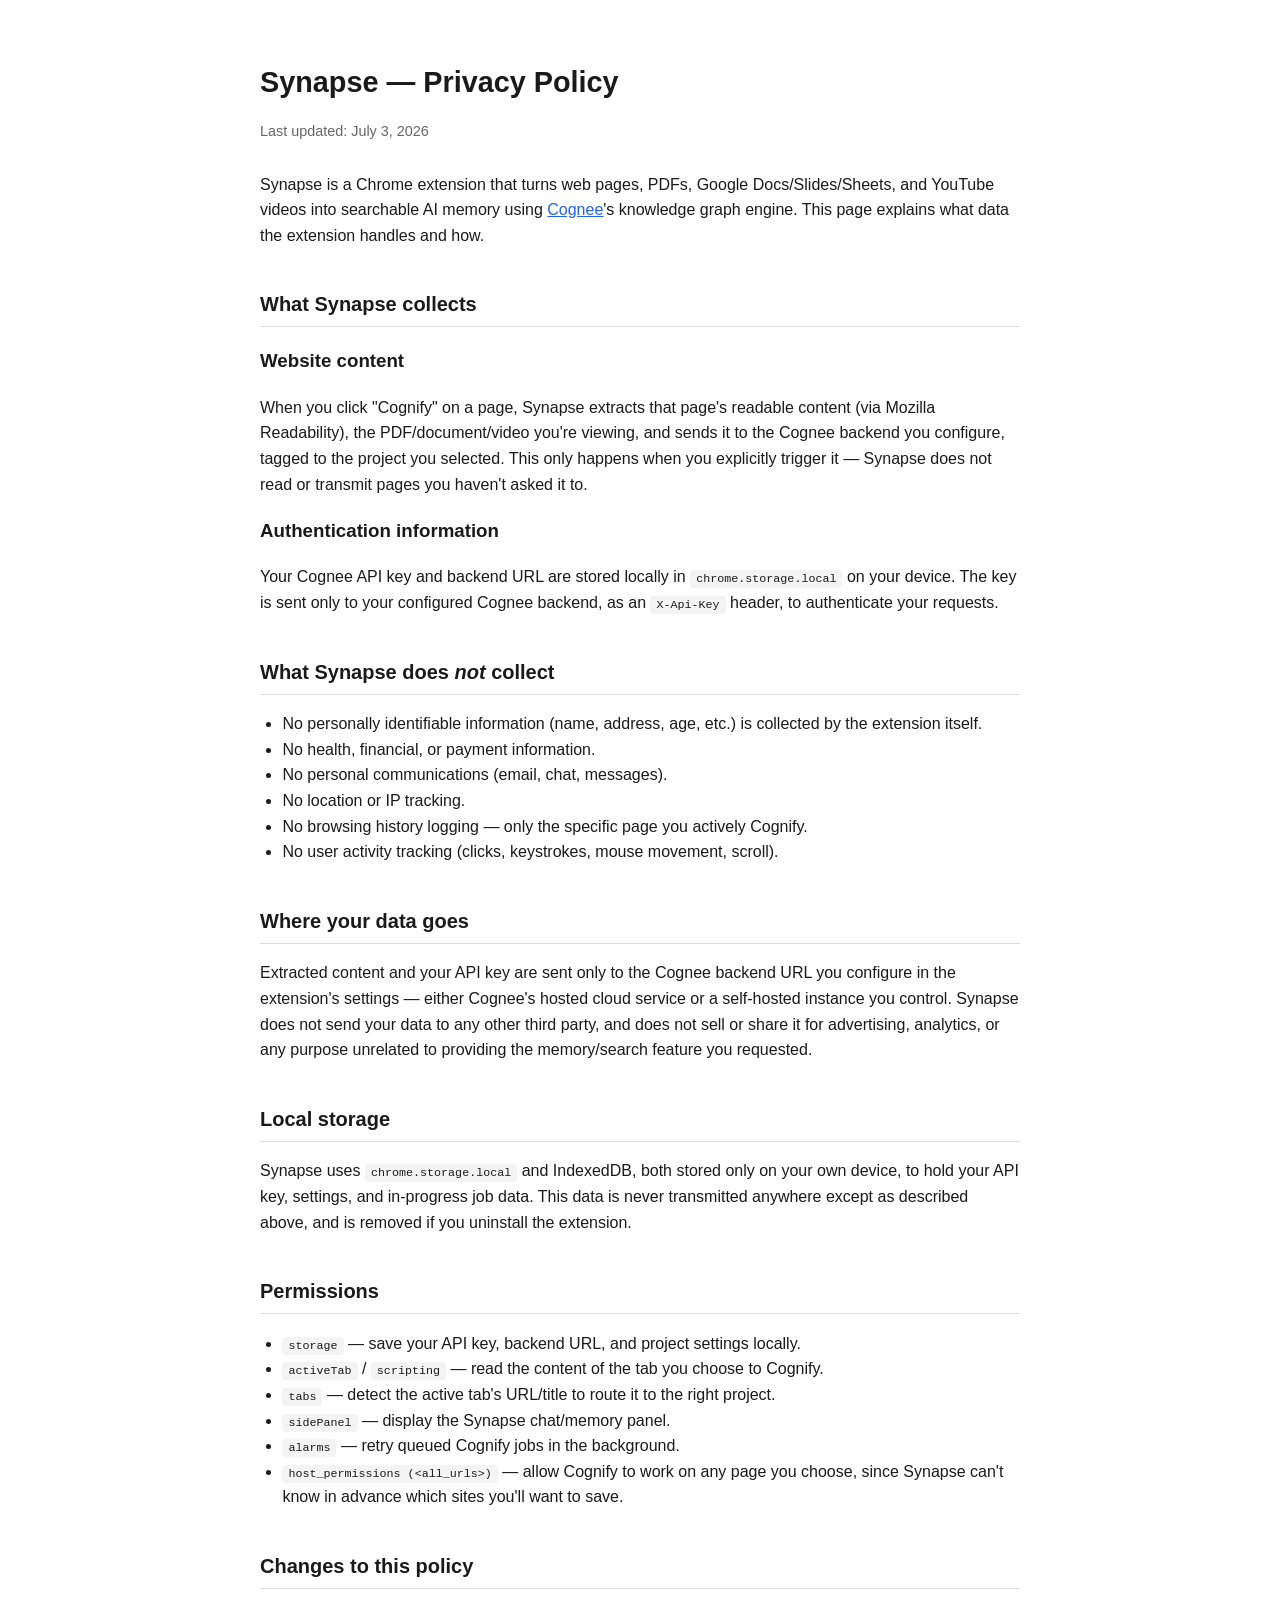
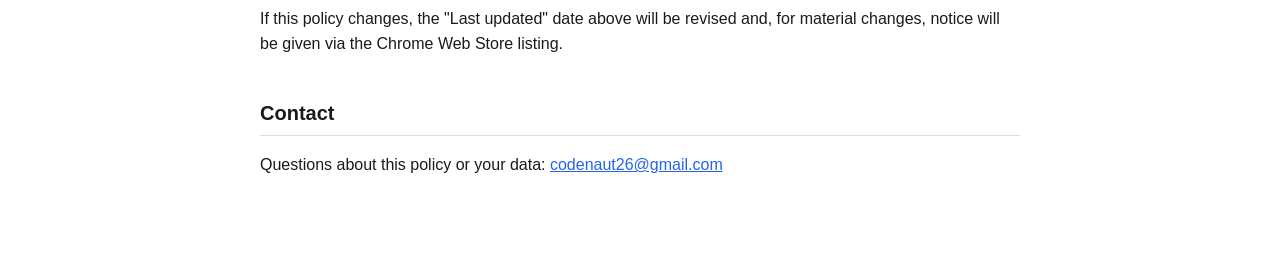
<file: privacy/index.html>
<!DOCTYPE html>
<html lang="en">
<head>
<meta charset="UTF-8">
<meta name="viewport" content="width=device-width, initial-scale=1.0">
<title>Synapse — Privacy Policy</title>
<style>
  body {
    font-family: -apple-system, BlinkMacSystemFont, "Segoe UI", Roboto, Helvetica, Arial, sans-serif;
    max-width: 760px;
    margin: 0 auto;
    padding: 40px 20px 80px;
    line-height: 1.6;
    color: #1a1a1a;
  }
  h1 { font-size: 1.8em; margin-bottom: 0.2em; }
  h2 { font-size: 1.25em; margin-top: 2em; border-bottom: 1px solid #ddd; padding-bottom: 0.3em; }
  .updated { color: #666; font-size: 0.9em; margin-bottom: 2em; }
  ul { padding-left: 1.4em; }
  code { background: #f4f4f4; padding: 2px 6px; border-radius: 4px; font-size: 0.9em; }
  a { color: #2563eb; }
  @media (prefers-color-scheme: dark) {
    body { background: #111; color: #e4e4e4; }
    h2 { border-bottom-color: #333; }
    code { background: #222; color: #e4e4e4; }
    .updated { color: #999; }
  }
</style>
</head>
<body>

<h1>Synapse — Privacy Policy</h1>
<p class="updated">Last updated: July 3, 2026</p>

<p>Synapse is a Chrome extension that turns web pages, PDFs, Google Docs/Slides/Sheets, and YouTube videos into searchable AI memory using <a href="https://www.cognee.ai/" target="_blank" rel="noopener">Cognee</a>'s knowledge graph engine. This page explains what data the extension handles and how.</p>

<h2>What Synapse collects</h2>

<h3>Website content</h3>
<p>When you click "Cognify" on a page, Synapse extracts that page's readable content (via Mozilla Readability), the PDF/document/video you're viewing, and sends it to the Cognee backend you configure, tagged to the project you selected. This only happens when you explicitly trigger it — Synapse does not read or transmit pages you haven't asked it to.</p>

<h3>Authentication information</h3>
<p>Your Cognee API key and backend URL are stored locally in <code>chrome.storage.local</code> on your device. The key is sent only to your configured Cognee backend, as an <code>X-Api-Key</code> header, to authenticate your requests.</p>

<h2>What Synapse does <em>not</em> collect</h2>
<ul>
  <li>No personally identifiable information (name, address, age, etc.) is collected by the extension itself.</li>
  <li>No health, financial, or payment information.</li>
  <li>No personal communications (email, chat, messages).</li>
  <li>No location or IP tracking.</li>
  <li>No browsing history logging — only the specific page you actively Cognify.</li>
  <li>No user activity tracking (clicks, keystrokes, mouse movement, scroll).</li>
</ul>

<h2>Where your data goes</h2>
<p>Extracted content and your API key are sent only to the Cognee backend URL you configure in the extension's settings — either Cognee's hosted cloud service or a self-hosted instance you control. Synapse does not send your data to any other third party, and does not sell or share it for advertising, analytics, or any purpose unrelated to providing the memory/search feature you requested.</p>

<h2>Local storage</h2>
<p>Synapse uses <code>chrome.storage.local</code> and IndexedDB, both stored only on your own device, to hold your API key, settings, and in-progress job data. This data is never transmitted anywhere except as described above, and is removed if you uninstall the extension.</p>

<h2>Permissions</h2>
<ul>
  <li><code>storage</code> — save your API key, backend URL, and project settings locally.</li>
  <li><code>activeTab</code> / <code>scripting</code> — read the content of the tab you choose to Cognify.</li>
  <li><code>tabs</code> — detect the active tab's URL/title to route it to the right project.</li>
  <li><code>sidePanel</code> — display the Synapse chat/memory panel.</li>
  <li><code>alarms</code> — retry queued Cognify jobs in the background.</li>
  <li><code>host_permissions (&lt;all_urls&gt;)</code> — allow Cognify to work on any page you choose, since Synapse can't know in advance which sites you'll want to save.</li>
</ul>

<h2>Changes to this policy</h2>
<p>If this policy changes, the "Last updated" date above will be revised and, for material changes, notice will be given via the Chrome Web Store listing.</p>

<h2>Contact</h2>
<p>Questions about this policy or your data: <a href="mailto:codenaut26@gmail.com">codenaut26@gmail.com</a></p>

</body>
</html>
</file>
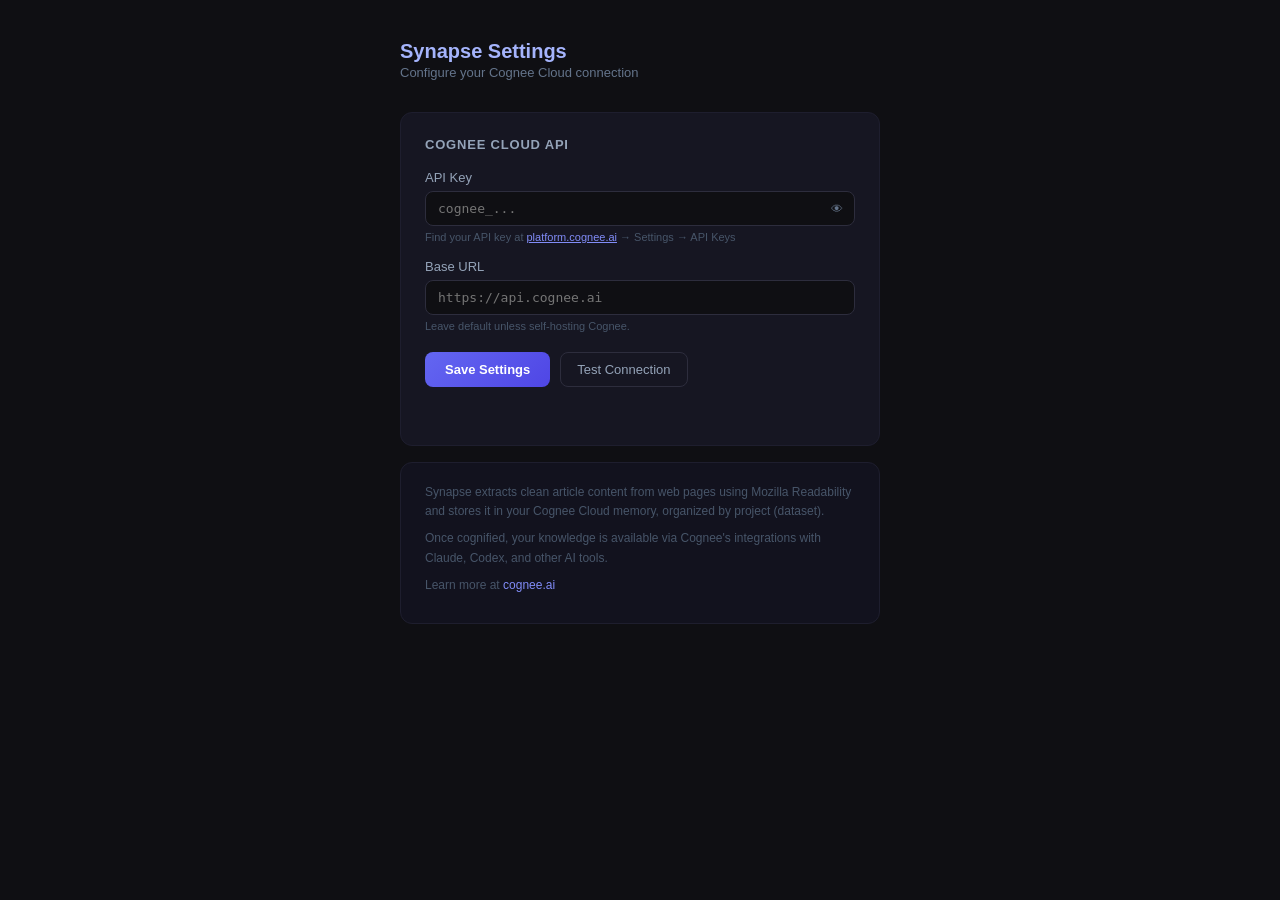
<file: options/options.html>
<!DOCTYPE html>
<html lang="en">
<head>
  <meta charset="UTF-8">
  <meta name="viewport" content="width=device-width, initial-scale=1.0">
  <title>Synapse — Settings</title>
  <style>
    * { box-sizing: border-box; margin: 0; padding: 0; }

    body {
      font-family: -apple-system, BlinkMacSystemFont, 'Segoe UI', sans-serif;
      background: #0f0f13;
      color: #e2e8f0;
      min-height: 100vh;
      display: flex;
      align-items: flex-start;
      justify-content: center;
      padding: 40px 16px;
    }

    .page {
      width: 100%;
      max-width: 480px;
    }

    .header {
      display: flex;
      align-items: center;
      gap: 10px;
      margin-bottom: 32px;
    }

    .logo-text {
      font-size: 20px;
      font-weight: 700;
      color: #a5b4fc;
    }

    .subtitle {
      font-size: 13px;
      color: #64748b;
      margin-top: 2px;
    }

    .card {
      background: #161622;
      border: 1px solid #1e1e2e;
      border-radius: 12px;
      padding: 24px;
      margin-bottom: 16px;
    }

    .card-title {
      font-size: 13px;
      font-weight: 600;
      color: #94a3b8;
      text-transform: uppercase;
      letter-spacing: 0.8px;
      margin-bottom: 18px;
    }

    .field {
      margin-bottom: 16px;
    }

    label {
      display: block;
      font-size: 13px;
      color: #94a3b8;
      margin-bottom: 6px;
    }

    .input-wrap {
      position: relative;
    }

    input[type="text"], input[type="password"] {
      width: 100%;
      background: #0f0f13;
      border: 1px solid #2d2d3d;
      border-radius: 8px;
      color: #e2e8f0;
      font-size: 13px;
      padding: 9px 36px 9px 12px;
      outline: none;
      transition: border-color 0.15s;
      font-family: 'SF Mono', 'Fira Code', monospace;
    }

    input:focus {
      border-color: #6366f1;
    }

    .toggle-visibility {
      position: absolute;
      right: 10px;
      top: 50%;
      transform: translateY(-50%);
      background: none;
      border: none;
      color: #64748b;
      cursor: pointer;
      font-size: 12px;
      padding: 2px;
    }

    .toggle-visibility:hover { color: #a5b4fc; }

    .hint {
      font-size: 11px;
      color: #475569;
      margin-top: 5px;
    }

    .actions {
      display: flex;
      gap: 10px;
      margin-top: 20px;
    }

    .btn-save {
      background: linear-gradient(135deg, #6366f1, #4f46e5);
      color: white;
      border: none;
      border-radius: 8px;
      padding: 9px 20px;
      font-size: 13px;
      font-weight: 600;
      cursor: pointer;
      transition: all 0.15s;
    }

    .btn-save:hover {
      background: linear-gradient(135deg, #4f46e5, #4338ca);
    }

    .btn-test {
      background: none;
      color: #94a3b8;
      border: 1px solid #2d2d3d;
      border-radius: 8px;
      padding: 9px 16px;
      font-size: 13px;
      cursor: pointer;
      transition: all 0.15s;
    }

    .btn-test:hover {
      color: #e2e8f0;
      border-color: #475569;
    }

    .btn-test:disabled, .btn-save:disabled {
      opacity: 0.4;
      cursor: not-allowed;
    }

    .status {
      margin-top: 14px;
      font-size: 13px;
      min-height: 20px;
    }

    .status.success { color: #4ade80; }
    .status.error { color: #f87171; }
    .status.loading { color: #94a3b8; }

    .info-card {
      background: #12121e;
      border: 1px solid #1e1e2e;
      border-radius: 12px;
      padding: 20px 24px;
    }

    .info-card p {
      font-size: 12px;
      color: #475569;
      line-height: 1.6;
      margin-bottom: 8px;
    }

    .info-card a {
      color: #818cf8;
      text-decoration: none;
    }

    .info-card a:hover { text-decoration: underline; }
  </style>
</head>
<body>
  <div class="page">
    <div class="header">
      <div>
        <div class="logo-text">Synapse Settings</div>
        <div class="subtitle">Configure your Cognee Cloud connection</div>
      </div>
    </div>

    <div class="card">
      <div class="card-title">Cognee Cloud API</div>

      <div class="field">
        <label for="apiKey">API Key</label>
        <div class="input-wrap">
          <input type="password" id="apiKey" placeholder="cognee_...">
          <button class="toggle-visibility" id="toggleKey" title="Show/hide">👁</button>
        </div>
        <div class="hint">Find your API key at <a href="https://platform.cognee.ai" target="_blank" style="color:#818cf8;">platform.cognee.ai</a> → Settings → API Keys</div>
      </div>

      <div class="field">
        <label for="baseUrl">Base URL</label>
        <div class="input-wrap">
          <input type="text" id="baseUrl" placeholder="https://api.cognee.ai">
        </div>
        <div class="hint">Leave default unless self-hosting Cognee.</div>
      </div>

      <div class="actions">
        <button class="btn-save" id="saveBtn">Save Settings</button>
        <button class="btn-test" id="testBtn">Test Connection</button>
      </div>

      <div class="status" id="status"></div>
    </div>

    <div class="info-card">
      <p>Synapse extracts clean article content from web pages using Mozilla Readability and stores it in your Cognee Cloud memory, organized by project (dataset).</p>
      <p>Once cognified, your knowledge is available via Cognee's integrations with Claude, Codex, and other AI tools.</p>
      <p>Learn more at <a href="https://cognee.ai" target="_blank">cognee.ai</a></p>
    </div>
  </div>

  <script src="options.js"></script>
</body>
</html>
</file>
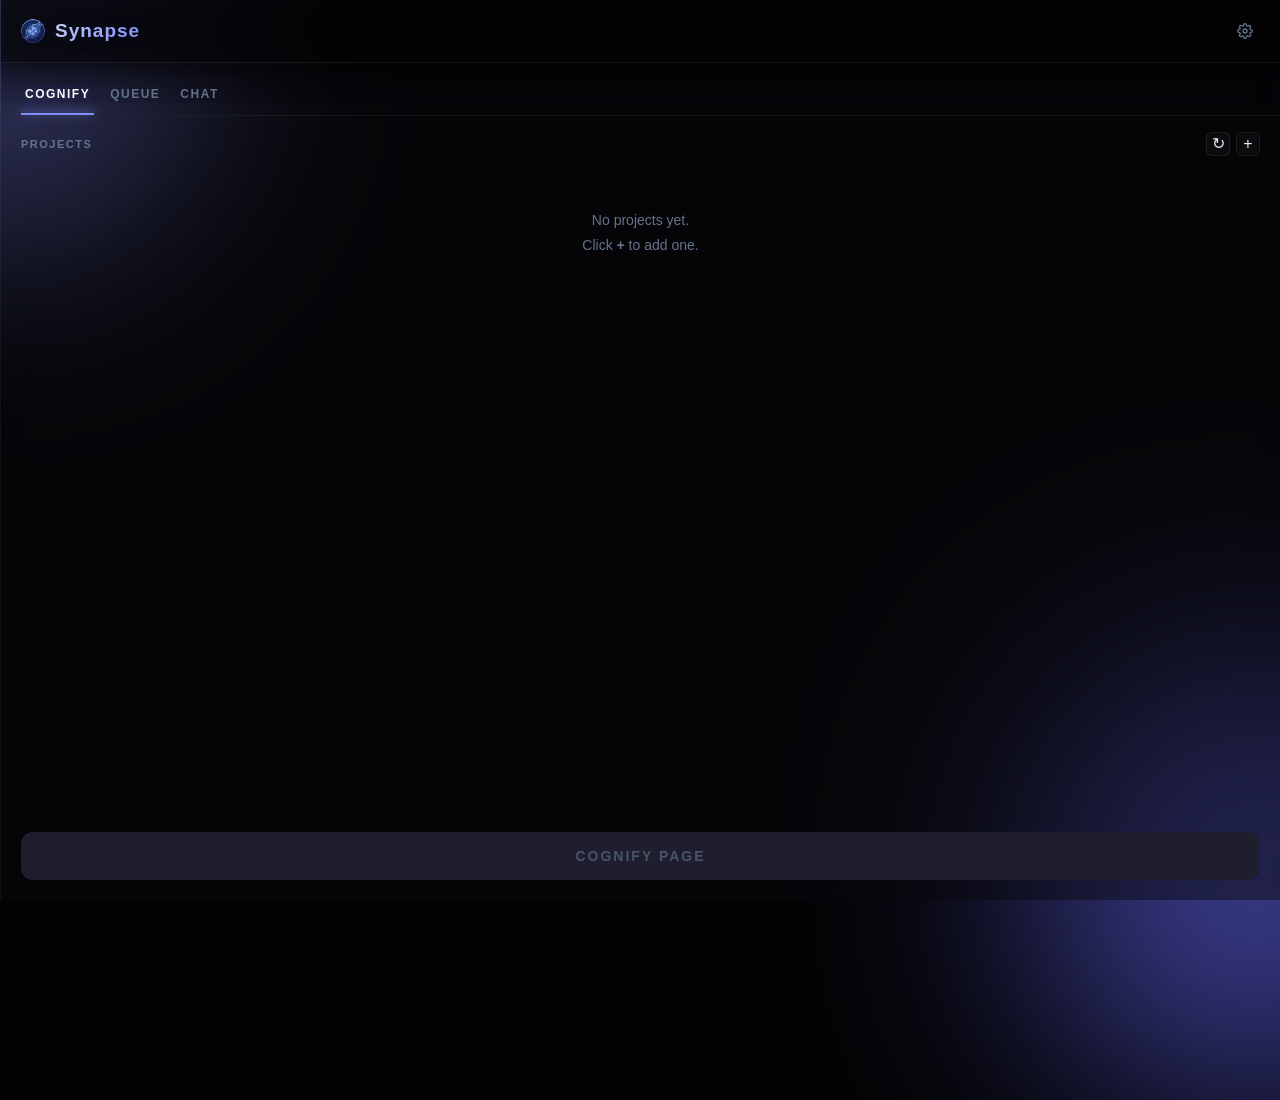
<file: popup/popup.html>
<!DOCTYPE html>
<html lang="en">
<head>
  <meta charset="UTF-8">
  <meta name="viewport" content="width=device-width, initial-scale=1.0">
  <title>Synapse</title>
  <link rel="stylesheet" href="popup.css">
</head>
<body>
  <div class="container">
    <header class="header">
      <div class="logo">
        <img src="../icons/icon128.png" alt="Synapse Logo" width="24" height="24" style="border-radius: 50%;">
        <span class="logo-text">Synapse</span>
      </div>
      <button class="settings-btn" id="settingsBtn" title="Settings">
        <svg width="16" height="16" viewBox="0 0 24 24" fill="none" stroke="currentColor" stroke-width="2">
          <circle cx="12" cy="12" r="3"/>
          <path d="M19.4 15a1.65 1.65 0 0 0 .33 1.82l.06.06a2 2 0 0 1-2.83 2.83l-.06-.06a1.65 1.65 0 0 0-1.82-.33 1.65 1.65 0 0 0-1 1.51V21a2 2 0 0 1-4 0v-.09A1.65 1.65 0 0 0 9 19.4a1.65 1.65 0 0 0-1.82.33l-.06.06a2 2 0 0 1-2.83-2.83l.06-.06A1.65 1.65 0 0 0 4.68 15a1.65 1.65 0 0 0-1.51-1H3a2 2 0 0 1 0-4h.09A1.65 1.65 0 0 0 4.6 9a1.65 1.65 0 0 0-.33-1.82l-.06-.06a2 2 0 0 1 2.83-2.83l.06.06A1.65 1.65 0 0 0 9 4.68a1.65 1.65 0 0 0 1-1.51V3a2 2 0 0 1 4 0v.09a1.65 1.65 0 0 0 1 1.51 1.65 1.65 0 0 0 1.82-.33l.06-.06a2 2 0 0 1 2.83 2.83l-.06.06A1.65 1.65 0 0 0 19.4 9a1.65 1.65 0 0 0 1.51 1H21a2 2 0 0 1 0 4h-.09a1.65 1.65 0 0 0-1.51 1z"/>
        </svg>
      </button>
    </header>

    <div class="tab-nav">
      <button class="tab-btn active" id="tabBtnCognify" data-tab="cognify">Cognify</button>
      <button class="tab-btn" id="tabBtnQueue" data-tab="queue">
        Queue
        <span class="tab-badge" id="queueBadge" style="display:none;">0</span>
      </button>
      <button class="tab-btn" id="tabBtnChat" data-tab="chat">Chat</button>
    </div>

    <div class="tab-panel" id="tabCognify">
      <div class="section-label">
        <span>Projects</span>
        <div class="section-label-actions">
          <button class="add-btn" id="syncProjectsBtn" title="Sync projects from Cognee">&#8635;</button>
          <button class="add-btn" id="addProjectBtn" title="New project">+</button>
        </div>
      </div>

      <div class="add-project-form" id="addProjectForm" style="display:none;">
        <input type="text" id="newProjectInput" placeholder="Project name..." maxlength="40" autocomplete="off">
        <div class="slug-row">
          <span class="slug-label">Dataset</span>
          <input type="text" id="newSlugInput" placeholder="dataset_slug" maxlength="60" autocomplete="off" spellcheck="false">
        </div>
        <div class="form-actions">
          <button class="btn-confirm" id="confirmAddBtn">Add</button>
          <button class="btn-cancel" id="cancelAddBtn">Cancel</button>
        </div>
      </div>

      <div class="project-list" id="projectList">
        <div class="empty-state" id="emptyState">
          <p>No projects yet.</p>
          <p>Click <strong>+</strong> to add one.</p>
        </div>
      </div>

      <div class="footer">
        <div class="status-area" id="statusArea"></div>
        <button class="cognify-btn" id="cognifyBtn" disabled>
          <span id="cognifyBtnText">Cognify Page</span>
          <div class="spinner" id="spinner" style="display:none;"></div>
        </button>
      </div>
    </div>

    <div class="tab-panel" id="tabQueue" style="display:none;">
      <div class="queue-list" id="queueList">
        <div class="empty-state" id="queueEmptyState">
          <p>No jobs yet.</p>
          <p>Cognify a page to see it here.</p>
        </div>
      </div>
    </div>

    <div class="tab-panel" id="tabChat" style="display:none;">
      <div class="chat-dataset-row">
        <div class="chat-select-wrap">
          <select id="chatDatasetSelect">
            <option value="">Select a project...</option>
          </select>
        </div>
        <label class="chat-deep-toggle" title="Slower, more thorough graph reasoning">
          <input type="checkbox" id="chatDeepToggle">
          <span>Deep</span>
        </label>
      </div>
      <div class="chat-notice" id="chatNotice" style="display:none;"></div>
      <div class="chat-messages" id="chatMessages">
        <div class="empty-state" id="chatEmptyState">
          <p>Pick a project above.</p>
          <p>Then ask it anything.</p>
        </div>
      </div>
      <div class="chat-input-row">
        <input type="text" id="chatInput" placeholder="Ask about this project..." autocomplete="off" disabled>
        <button class="chat-send-btn" id="chatSendBtn" disabled>Send</button>
      </div>
    </div>
  </div>

  <script src="popup.js"></script>
</body>
</html>
</file>
<file: popup/popup.css>
:root {
  --bg-dark: #030305;
  --bg-panel: rgba(18, 18, 24, 0.6);
  --neon-purple: #818cf8;
  --neon-indigo: #6366f1;
  --text-main: #e2e8f0;
  --text-muted: #64748b;
  --border-glass: rgba(255, 255, 255, 0.07);
  --glow-indigo: rgba(99, 102, 241, 0.4);
}

* {
  box-sizing: border-box;
  margin: 0;
  padding: 0;
}

/* Base glossy background */
body {
  font-family: 'Inter', -apple-system, BlinkMacSystemFont, sans-serif;
  font-size: 14px;
  background-color: var(--bg-dark);
  color: var(--text-main);
  width: 100%; 
  height: 100vh; 
  margin: 0;
  overflow: hidden; 
  user-select: none;
  position: relative;
  z-index: 1;
}

/* Top-left purple glow */
body::before {
  content: '';
  position: absolute;
  width: 400px;
  height: 400px;
  background: var(--neon-purple);
  border-radius: 50%;
  top: -150px;
  left: -200px;
  filter: blur(100px);
  opacity: 0.6;
  z-index: -1;
  pointer-events: none;
}

/* Bottom-right indigo glow */
body::after {
  content: '';
  position: absolute;
  width: 450px;
  height: 450px;
  background: var(--neon-indigo);
  border-radius: 50%;
  bottom: -200px;
  right: -200px;
  filter: blur(120px);
  opacity: 0.6;
  z-index: -1;
  pointer-events: none;
}

.container {
  display: flex;
  flex-direction: column;
  height: 100%;
  /* Frosted glass effect over the glowing orbs */
  background: rgba(10, 10, 15, 0.45);
  backdrop-filter: blur(20px);
  -webkit-backdrop-filter: blur(20px);
  border-left: 1px solid rgba(255, 255, 255, 0.05);
}

/* Glassmorphic Header */
.header {
  display: flex;
  align-items: center;
  justify-content: space-between;
  padding: 16px 20px;
  background: rgba(3, 3, 5, 0.7);
  backdrop-filter: blur(12px);
  -webkit-backdrop-filter: blur(12px);
  border-bottom: 1px solid var(--border-glass);
  box-shadow: 0 4px 30px rgba(0, 0, 0, 0.5);
  z-index: 10;
}

.logo {
  display: flex;
  align-items: center;
  gap: 10px;
}

.logo-text {
  font-size: 19px;
  font-weight: 800;
  background: linear-gradient(135deg, #c7d2fe, var(--neon-purple));
  background-clip: text;
  -webkit-background-clip: text;
  -webkit-text-fill-color: transparent;
  letter-spacing: 1px;
  text-shadow: 0 0 20px rgba(129, 140, 248, 0.2);
}

.settings-btn {
  background: none;
  border: 1px solid transparent;
  color: var(--text-muted);
  cursor: pointer;
  padding: 6px;
  border-radius: 8px;
  display: flex;
  align-items: center;
  transition: all 0.3s ease;
}

.settings-btn:hover {
  color: var(--neon-purple);
  border-color: var(--border-glass);
  background: rgba(255, 255, 255, 0.03);
  box-shadow: 0 0 10px var(--glow-indigo);
  transform: rotate(90deg);
}

/* Futuristic Tab Navigation */
.tab-nav {
  display: flex;
  gap: 12px;
  padding: 16px 20px 0;
  border-bottom: 1px solid var(--border-glass);
  background: linear-gradient(to bottom, rgba(3, 3, 5, 0.5), transparent);
}

.tab-btn {
  background: none;
  border: none;
  cursor: pointer;
  display: flex;
  align-items: center;
  gap: 8px;
  color: var(--text-muted);
  font-size: 12px;
  font-weight: 700;
  padding: 8px 4px 12px;
  border-bottom: 2px solid transparent;
  text-transform: uppercase;
  letter-spacing: 1.5px;
  transition: all 0.3s ease;
  position: relative;
}

.tab-btn:hover {
  color: var(--text-main);
}

.tab-btn.active {
  color: #fff;
  border-bottom-color: var(--neon-purple);
  text-shadow: 0 0 12px var(--glow-indigo);
}

.tab-btn.active::after {
  content: '';
  position: absolute;
  bottom: -2px;
  left: 0;
  width: 100%;
  height: 2px;
  background: var(--neon-purple);
  box-shadow: 0 -2px 10px var(--neon-purple);
}

.tab-badge {
  background: linear-gradient(135deg, var(--neon-indigo), #4f46e5);
  color: white;
  font-size: 10px;
  font-weight: 800;
  padding: 2px 7px;
  border-radius: 12px;
  box-shadow: 0 0 10px var(--glow-indigo);
}

/* Main Layout Areas */
.tab-panel {
  display: flex;
  flex-direction: column;
  flex: 1;
  min-height: 0;
  overflow: hidden;
}

.project-list, .queue-list {
  flex: 1;
  min-height: 0;
  overflow-y: auto;
  padding: 10px 12px;
}

.job-row {
  padding: 10px 12px;
  margin-bottom: 6px;
  border-radius: 8px;
  border: 1px solid #2d2d3d;
  background: #161622;
}

.job-row-top {
  display: flex;
  align-items: center;
  gap: 8px;
  margin-bottom: 6px;
}

.job-dot {
  width: 8px;
  height: 8px;
  border-radius: 50%;
  flex-shrink: 0;
}

.job-title {
  flex: 1;
  font-size: 12px;
  font-weight: 500;
  color: #cbd5e1;
  white-space: nowrap;
  overflow: hidden;
  text-overflow: ellipsis;
}

.job-status {
  font-size: 10px;
  color: #64748b;
  text-transform: uppercase;
  letter-spacing: 0.4px;
  flex-shrink: 0;
}

.job-status.error {
  color: #f87171;
}

.job-status.done {
  color: #4ade80;
}

.job-dismiss {
  background: none;
  border: none;
  color: #334155;
  cursor: pointer;
  font-size: 13px;
  padding: 0 2px;
  line-height: 1;
  flex-shrink: 0;
}

.job-dismiss:hover {
  color: #f87171;
}

.job-stop {
  background: none;
  border: 1px solid #334155;
  color: #94a3b8;
  border-radius: 5px;
  padding: 2px 8px;
  font-size: 10px;
  font-weight: 600;
  cursor: pointer;
  flex-shrink: 0;
  transition: all 0.15s;
}

.job-stop:hover {
  color: #f87171;
  border-color: #7f1d1d;
}

.job-progress {
  height: 4px;
  background: #0f0f13;
  border-radius: 2px;
  overflow: hidden;
}

.job-progress-fill {
  height: 100%;
  border-radius: 2px;
  background: #6366f1;
  transition: width 0.3s ease;
}

.job-progress-fill.done {
  background: #4ade80;
}

.job-progress-fill.error {
  background: #f87171;
}

.job-error-msg {
  margin-top: 6px;
  font-size: 11px;
  color: #f87171;
}

/* Section label */
.section-label {
  display: flex;
  align-items: center;
  justify-content: space-between;
  padding: 12px 16px 6px;
  font-size: 11px;
  font-weight: 600;
  color: #64748b;
  text-transform: uppercase;
  letter-spacing: 0.8px;
}

.section-label-actions {
  display: flex;
  align-items: center;
  gap: 6px;
}

.add-btn {
  background: none;
  border: 1px solid #334155;
  color: #64748b;
  cursor: pointer;
  width: 20px;
  height: 20px;
  border-radius: 4px;
  font-size: 16px;
  line-height: 1;
  display: flex;
  align-items: center;
  justify-content: center;
  transition: all 0.15s;
}

.add-btn:hover {
  color: #a5b4fc;
  border-color: #6366f1;
  background: #1e1e2e;
}

/* Add project form */
.add-project-form {
  margin: 0 12px 4px;
  padding: 10px 12px;
  background: #161622;
  border: 1px solid #2d2d3d;
  border-radius: 8px;
}

.add-project-form input {
  width: 100%;
  background: #0f0f13;
  border: 1px solid #2d2d3d;
  border-radius: 6px;
  color: #e2e8f0;
  font-size: 13px;
  padding: 6px 10px;
  outline: none;
  transition: border-color 0.15s;
}

.add-project-form input:focus {
  border-color: #6366f1;
}

.slug-row {
  display: flex;
  align-items: center;
  gap: 6px;
  margin-top: 6px;
}

.slug-label {
  font-size: 11px;
  color: #475569;
  white-space: nowrap;
  flex-shrink: 0;
}

.slug-row input {
  flex: 1;
  background: #0f0f13;
  border: 1px solid #1e1e2e;
  border-radius: 6px;
  color: #818cf8;
  font-size: 11px;
  font-family: 'SF Mono', 'Fira Code', monospace;
  padding: 4px 8px;
  outline: none;
  transition: border-color 0.15s;
}

.slug-row input:focus {
  border-color: #6366f1;
}

.form-actions {
  display: flex;
  gap: 6px;
  margin-top: 8px;
}

.btn-confirm {
  background: #6366f1;
  color: white;
  border: none;
  border-radius: 5px;
  padding: 5px 12px;
  font-size: 12px;
  font-weight: 600;
  cursor: pointer;
  transition: background 0.15s;
}

.btn-confirm:hover {
  background: #4f46e5;
}

.btn-cancel {
  background: none;
  color: #64748b;
  border: 1px solid #2d2d3d;
  border-radius: 5px;
  padding: 5px 10px;
  font-size: 12px;
  cursor: pointer;
  transition: all 0.15s;
}

.btn-cancel:hover {
  color: #e2e8f0;
  border-color: #475569;
}

/* Project list */
.project-list {
  flex: 1;
  overflow-y: auto;
  padding: 4px 12px 8px;
}

.project-list::-webkit-scrollbar {
  width: 4px;
}

.project-list::-webkit-scrollbar-track {
  background: transparent;
}

.project-list::-webkit-scrollbar-thumb {
  background: #2d2d3d;
  border-radius: 2px;
}

.empty-state {
  text-align: center;
  padding: 32px 16px;
  color: #475569;
  line-height: 1.8;
  padding: 16px 20px;
}

/* Classy Glass Project Cards */
.project-card {
  display: flex;
  align-items: center;
  background: var(--bg-panel);
  backdrop-filter: blur(8px);
  -webkit-backdrop-filter: blur(8px);
  border: 1px solid var(--border-glass);
  border-radius: 12px;
  padding: 16px;
  margin-bottom: 12px;
  cursor: pointer;
  transition: all 0.25s cubic-bezier(0.4, 0, 0.2, 1);
  position: relative;
  overflow: hidden;
}

.project-card::before {
  content: '';
  position: absolute;
  top: 0;
  left: -100%;
  width: 50%;
  height: 100%;
  background: linear-gradient(to right, transparent, rgba(255,255,255,0.03), transparent);
  transition: 0.5s;
}

.project-card:hover::before {
  left: 100%;
}

.project-card:hover {
  background: rgba(30, 30, 40, 0.7);
  border-color: rgba(255, 255, 255, 0.15);
  transform: translateY(-2px);
  box-shadow: 0 8px 20px rgba(0, 0, 0, 0.4);
}

.project-card.selected {
  background: rgba(99, 102, 241, 0.08);
  border-color: var(--neon-indigo);
  box-shadow: 0 0 20px rgba(99, 102, 241, 0.15), inset 0 0 10px rgba(99, 102, 241, 0.05);
}

.project-dot {
  width: 12px;
  height: 12px;
  border-radius: 50%;
  flex-shrink: 0;
  margin-right: 14px;
  box-shadow: 0 0 8px currentColor; 
}

.project-name {
  flex: 1;
  font-size: 14px;
  font-weight: 600;
  color: var(--text-main);
  white-space: nowrap;
  overflow: hidden;
  text-overflow: ellipsis;
  letter-spacing: 0.5px;
}

.project-card.selected .project-name {
  color: #fff;
  text-shadow: 0 0 8px rgba(255, 255, 255, 0.3);
}

.delete-btn {
  background: none;
  border: none;
  color: var(--text-muted);
  cursor: pointer;
  font-size: 18px;
  padding: 4px 8px;
  border-radius: 6px;
  line-height: 1;
  opacity: 0;
  transition: all 0.2s ease;
}

.project-card:hover .delete-btn {
  opacity: 1;
}

.delete-btn:hover {
  color: #ef4444;
  background: rgba(239, 68, 68, 0.1);
  box-shadow: 0 0 10px rgba(239, 68, 68, 0.2);
}

/* Section Labels & Add Button */
.section-label {
  display: flex;
  align-items: center;
  justify-content: space-between;
  padding: 16px 20px 8px;
  font-size: 11px;
  font-weight: 700;
  color: var(--text-muted);
  text-transform: uppercase;
  letter-spacing: 1.5px;
}

.add-btn {
  background: rgba(255, 255, 255, 0.03);
  border: 1px solid var(--border-glass);
  color: var(--text-main);
  cursor: pointer;
  width: 24px;
  height: 24px;
  border-radius: 6px;
  font-size: 16px;
  display: flex;
  align-items: center;
  justify-content: center;
  transition: all 0.2s ease;
}

.add-btn:hover {
  color: var(--neon-purple);
  border-color: var(--neon-purple);
  box-shadow: 0 0 10px var(--glow-indigo);
  background: rgba(99, 102, 241, 0.1);
}

/* Queue List styling */
.job-row {
  padding: 14px;
  margin-bottom: 10px;
  border-radius: 12px;
  border: 1px solid var(--border-glass);
  background: var(--bg-panel);
  backdrop-filter: blur(8px);
}

.job-row-top {
  display: flex;
  align-items: center;
  gap: 10px;
  margin-bottom: 10px;
}

.job-title {
  font-size: 13px;
  font-weight: 600;
}

.job-status {
  font-size: 10px;
  font-weight: 700;
  padding: 2px 6px;
  border-radius: 4px;
  background: rgba(255, 255, 255, 0.05);
}

.job-status.done { color: #4ade80; background: rgba(74, 222, 128, 0.1); }
.job-status.error { color: #f87171; background: rgba(248, 113, 113, 0.1); }

.job-progress {
  height: 4px;
  background: rgba(0,0,0,0.5);
  border-radius: 4px;
  overflow: hidden;
  box-shadow: inset 0 1px 2px rgba(0,0,0,0.5);
}

.job-progress-fill {
  height: 100%;
  background: linear-gradient(90deg, var(--neon-indigo), var(--neon-purple));
  box-shadow: 0 0 10px var(--neon-indigo);
}
.job-progress-fill.done { background: #4ade80; box-shadow: 0 0 10px #4ade80; }
.job-progress-fill.error { background: #f87171; box-shadow: 0 0 10px #f87171; }

/* Glowing Footer Button */

.footer {
  margin-top: auto;
  position: relative;
  z-index: 10;
  padding: 16px 20px 20px;


  background: transparent;
  border-top: none;
  box-shadow: none;
  backdrop-filter: none;
  -webkit-backdrop-filter: none;
}

.status-area {
  min-height: 20px; 
  margin-bottom: 12px; 
  font-size: 12px;
  font-weight: 600;
  text-align: center;
  transition: all 0.2s;
  display: flex;
  align-items: center;
  justify-content: center;
}

.status-area.success { color: #4ade80; }
.status-area.error { color: #f87171; }
.status-area.loading { color: #a5b4fc; }

.cognify-btn {
  width: 100%;
  padding: 16px;
  background: linear-gradient(270deg, #4f46e5, #818cf8, #4f46e5);
  background-size: 200% 200%;
  color: white;
  border: none;
  border-radius: 12px;
  font-size: 14px;
  font-weight: 800;
  text-transform: uppercase;
  letter-spacing: 2px;
  cursor: pointer;
  display: flex;
  align-items: center;
  justify-content: center;
  gap: 10px;
  transition: all 0.3s ease;
  box-shadow: 0 4px 20px rgba(99, 102, 241, 0.4);
  animation: gradientShift 3s ease infinite;
}

@keyframes gradientShift {
  0% { background-position: 0% 50%; }
  50% { background-position: 100% 50%; }
  100% { background-position: 0% 50%; }
}

.cognify-btn:hover:not(:disabled) {
  transform: translateY(-2px);
  box-shadow: 0 8px 25px rgba(99, 102, 241, 0.6);
}

.cognify-btn:disabled {
  background: #1e1e2e;
  color: #475569;
  cursor: not-allowed;
  box-shadow: none;
  animation: none;
}

/* Spinner */
.spinner {
  width: 16px;
  height: 16px;
  border: 2px solid rgba(255,255,255,0.2);
  border-top-color: white;
  border-radius: 50%;
  animation: spin 0.8s linear infinite;
}

@keyframes spin { to { transform: rotate(360deg); } }

/* Inputs and Forms */
.add-project-form {
  margin: 0 20px 10px;
  padding: 16px;
  background: rgba(18, 18, 24, 0.6);
  backdrop-filter: blur(12px);
  border: 1px solid rgba(255, 255, 255, 0.1);
  border-radius: 12px;
  box-shadow: inset 0 1px 1px rgba(255, 255, 255, 0.15), 0 8px 20px rgba(0, 0, 0, 0.4);
}

.add-project-form input {
  width: 100%;
  background: rgba(0,0,0,0.3);
  border: 1px solid var(--border-glass);
  border-radius: 8px;
  color: #fff;
  font-size: 14px;
  padding: 10px 12px;
  outline: none;
  transition: all 0.2s ease;
}

.add-project-form input:focus {
  border-color: var(--neon-purple);
  box-shadow: 0 0 8px var(--glow-indigo);
}

/* === NEW SLUG STYLES ADDED HERE === */
/* Container for the Dataset Slug */
.slug-row {
  display: flex;
  flex-direction: column;
  gap: 8px;
  margin-top: 14px;
  margin-bottom: 4px;
}

/* The "Dataset:" Label */
.slug-label {
  font-size: 10px;
  font-weight: 800;
  color: var(--neon-purple);
  text-transform: uppercase;
  letter-spacing: 1.5px;
  margin-left: 2px;
  display: flex;
  align-items: center;
  gap: 6px;
}

/* Add a glowing tech-dot next to the label */
.slug-label::before {
  content: '';
  display: block;
  width: 6px;
  height: 6px;
  border-radius: 50%;
  background: var(--neon-purple);
  box-shadow: 0 0 8px var(--neon-purple);
}

/* The Slug Input Box */
.slug-row input {
  width: 100%;
  background: rgba(0, 0, 0, 0.4);
  border: 1px dashed rgba(255, 255, 255, 0.15);
  border-radius: 8px;
  color: #a5b4fc;
  font-size: 12px;
  font-family: 'SF Mono', 'Fira Code', Consolas, monospace;
  padding: 10px 12px;
  outline: none;
  transition: all 0.3s ease;
}

/* Glowing focus state for the slug input */
.slug-row input:focus {
  border-style: solid;
  border-color: var(--neon-indigo);
  box-shadow: inset 0 0 10px rgba(99, 102, 241, 0.1), 0 0 12px rgba(99, 102, 241, 0.2);
  background: rgba(0, 0, 0, 0.6);
}
/* === END SLUG STYLES === */

.form-actions {
  display: flex;
  gap: 10px;
  margin-top: 14px;
}

.btn-confirm {
  background: linear-gradient(135deg, var(--neon-indigo), var(--neon-purple));
  color: white;
  border: none;
  border-radius: 8px;
  padding: 10px 16px;
  font-size: 13px;
  font-weight: 700;
  cursor: pointer;
  transition: all 0.2s ease;
  box-shadow: 0 4px 15px rgba(99, 102, 241, 0.3);
  flex: 1;
  letter-spacing: 0.5px;
}

.btn-confirm:hover {
  box-shadow: 0 6px 20px rgba(99, 102, 241, 0.5);
  transform: translateY(-1px);
}

.btn-cancel {
  background: rgba(255, 255, 255, 0.05);
  backdrop-filter: blur(4px);
  color: var(--text-muted);
  border: 1px solid rgba(255, 255, 255, 0.1);
  border-radius: 8px;
  padding: 10px 16px;
  font-size: 13px;
  font-weight: 600;
  cursor: pointer;
  transition: all 0.2s ease;
  flex: 1;
}

.btn-cancel:hover {
  color: var(--text-main);
  background: rgba(255, 255, 255, 0.1);
  border-color: rgba(255, 255, 255, 0.2);
}

/* Scrollbars - Stealth mode */
::-webkit-scrollbar { width: 6px; }
::-webkit-scrollbar-track { background: transparent; }
::-webkit-scrollbar-thumb { 
  background: rgba(255, 255, 255, 0.1); 
  border-radius: 10px; 
}
::-webkit-scrollbar-thumb:hover { background: rgba(255, 255, 255, 0.2); }

.empty-state {
  text-align: center;
  padding: 40px 20px;
  color: var(--text-muted);
  font-weight: 500;
}

/* Chat tab */
.chat-dataset-row {
  display: flex;
  align-items: center;
  gap: 8px;
  padding: 14px 20px 8px;
}

.chat-select-wrap {
  position: relative;
  flex: 1;
  min-width: 0;
}

.chat-select-wrap::before {
  content: '';
  position: absolute;
  left: 12px;
  top: 50%;
  transform: translateY(-50%);
  width: 7px;
  height: 7px;
  border-radius: 50%;
  background: var(--neon-purple);
  box-shadow: 0 0 8px var(--neon-purple);
  pointer-events: none;
}

.chat-dataset-row select {
  width: 100%;
  appearance: none;
  -webkit-appearance: none;
  background-color: var(--bg-panel);
  backdrop-filter: blur(8px);
  -webkit-backdrop-filter: blur(8px);
  background-image: url("data:image/svg+xml;utf8,<svg xmlns='http://www.w3.org/2000/svg' width='10' height='6' viewBox='0 0 10 6' fill='none'><path d='M1 1l4 4 4-4' stroke='%23818cf8' stroke-width='1.5' stroke-linecap='round' stroke-linejoin='round'/></svg>");
  background-repeat: no-repeat;
  background-position: right 12px center;
  border: 1px solid var(--border-glass);
  border-radius: 10px;
  color: var(--text-main);
  font-size: 13px;
  font-weight: 600;
  letter-spacing: 0.3px;
  font-family: inherit;
  padding: 11px 30px 11px 26px;
  outline: none;
  cursor: pointer;
  box-shadow: 0 4px 12px rgba(0, 0, 0, 0.25);
  transition: all 0.25s cubic-bezier(0.4, 0, 0.2, 1);
}

.chat-dataset-row select option {
  background: #14141c;
  color: var(--text-main);
  font-weight: 600;
  padding: 8px;
}

.chat-dataset-row select option:first-child {
  color: var(--text-muted);
  font-weight: 500;
  font-style: italic;
}

.chat-deep-toggle {
  display: flex;
  align-items: center;
  gap: 6px;
  flex-shrink: 0;
  font-size: 11px;
  font-weight: 700;
  color: var(--text-muted);
  text-transform: uppercase;
  letter-spacing: 0.5px;
  cursor: pointer;
  padding: 8px 10px;
  border: 1px solid var(--border-glass);
  border-radius: 8px;
  background: rgba(0, 0, 0, 0.3);
  transition: all 0.2s ease;
}

.chat-deep-toggle:has(input:checked) {
  color: var(--neon-purple);
  border-color: var(--neon-purple);
  box-shadow: 0 0 8px var(--glow-indigo);
}

.chat-deep-toggle input {
  appearance: none;
  -webkit-appearance: none;
  width: 14px;
  height: 14px;
  margin: 0;
  flex-shrink: 0;
  border: 1px solid var(--border-glass);
  border-radius: 4px;
  background: rgba(0, 0, 0, 0.3);
  cursor: pointer;
  position: relative;
  transition: all 0.2s ease;
}

.chat-deep-toggle input:checked {
  background: linear-gradient(135deg, var(--neon-indigo), var(--neon-purple));
  border-color: var(--neon-purple);
}

.chat-deep-toggle input:checked::after {
  content: '';
  position: absolute;
  left: 4px;
  top: 1px;
  width: 4px;
  height: 7px;
  border: solid #fff;
  border-width: 0 2px 2px 0;
  transform: rotate(45deg);
}

.chat-dataset-row select:hover {
  border-color: rgba(255, 255, 255, 0.15);
  box-shadow: 0 6px 16px rgba(0, 0, 0, 0.35);
}

.chat-dataset-row select:focus {
  border-color: var(--neon-purple);
  box-shadow: 0 0 10px var(--glow-indigo), inset 0 0 10px rgba(99, 102, 241, 0.05);
}

.chat-notice {
  margin: 0 20px 8px;
  font-size: 11px;
  color: #f87171;
  text-align: center;
}

.chat-messages {
  flex: 1;
  overflow-y: auto;
  padding: 8px 20px;
  display: flex;
  flex-direction: column;
  gap: 10px;
}

.chat-msg {
  max-width: 85%;
  padding: 10px 14px;
  border-radius: 12px;
  font-size: 13px;
  line-height: 1.5;
  word-wrap: break-word;
  white-space: pre-wrap;
}

.chat-msg.user {
  align-self: flex-end;
  background: linear-gradient(135deg, var(--neon-indigo), #4f46e5);
  color: #fff;
  border-bottom-right-radius: 4px;
}

.chat-msg.assistant {
  align-self: flex-start;
  background: var(--bg-panel);
  border: 1px solid var(--border-glass);
  color: var(--text-main);
  border-bottom-left-radius: 4px;
  position: relative;
  padding-right: 30px;
}

.chat-copy-btn {
  position: absolute;
  top: 6px;
  right: 6px;
  background: rgba(255, 255, 255, 0.03);
  border: 1px solid var(--border-glass);
  color: var(--text-muted);
  cursor: pointer;
  width: 24px;
  height: 24px;
  font-size: 15px;
  border-radius: 6px;
  display: flex;
  align-items: center;
  justify-content: center;
  line-height: 1;
  opacity: 0;
  transition: all 0.15s ease;
}

.chat-msg.assistant:hover .chat-copy-btn {
  opacity: 1;
}

.chat-copy-btn:hover {
  color: var(--neon-purple);
  border-color: var(--neon-purple);
  background: rgba(99, 102, 241, 0.1);
  box-shadow: 0 0 8px var(--glow-indigo);
}

.chat-msg.error {
  align-self: flex-start;
  background: rgba(239, 68, 68, 0.1);
  border: 1px solid rgba(239, 68, 68, 0.3);
  color: #f87171;
}

.chat-msg.loading {
  align-self: flex-start;
  color: var(--text-muted);
  font-style: italic;
}

.chat-msg.assistant h1,
.chat-msg.assistant h2,
.chat-msg.assistant h3,
.chat-msg.assistant h4,
.chat-msg.assistant h5,
.chat-msg.assistant h6 {
  margin: 4px 0 8px;
  color: #fff;
  font-weight: 800;
  line-height: 1.3;
}

.chat-msg.assistant h1 { font-size: 17px; }
.chat-msg.assistant h2 { font-size: 15.5px; }
.chat-msg.assistant h3 { font-size: 14px; }
.chat-msg.assistant h4,
.chat-msg.assistant h5,
.chat-msg.assistant h6 { font-size: 13px; }

.chat-msg.assistant p {
  margin: 0 0 8px;
}

.chat-msg.assistant p:last-child {
  margin-bottom: 0;
}

.chat-msg.assistant ul,
.chat-msg.assistant ol {
  margin: 0 0 8px;
  padding-left: 18px;
}

.chat-msg.assistant li {
  margin-bottom: 4px;
}

.chat-msg.assistant pre {
  background: rgba(0, 0, 0, 0.4);
  border: 1px solid var(--border-glass);
  border-radius: 8px;
  padding: 10px 12px;
  margin: 0 0 8px;
  overflow-x: auto;
}

.chat-msg.assistant pre code {
  background: none;
  padding: 0;
  color: #cbd5e1;
}

.chat-msg.assistant code {
  background: rgba(0, 0, 0, 0.4);
  border-radius: 4px;
  padding: 1px 5px;
  font-family: 'SF Mono', 'Fira Code', Consolas, monospace;
  font-size: 12px;
  color: #a5b4fc;
}

.chat-msg.assistant strong {
  color: #fff;
  font-weight: 700;
}

.chat-input-row {
  display: flex;
  gap: 8px;
  padding: 12px 20px 20px;
}

.chat-input-row input {
  flex: 1;
  background: rgba(0, 0, 0, 0.3);
  border: 1px solid var(--border-glass);
  border-radius: 8px;
  color: #fff;
  font-size: 13px;
  padding: 10px 12px;
  outline: none;
  transition: all 0.2s ease;
}

.chat-input-row input:focus {
  border-color: var(--neon-purple);
  box-shadow: 0 0 8px var(--glow-indigo);
}

.chat-input-row input:disabled {
  opacity: 0.5;
}

.chat-send-btn {
  background: linear-gradient(135deg, var(--neon-indigo), var(--neon-purple));
  color: white;
  border: none;
  border-radius: 8px;
  padding: 10px 18px;
  font-size: 13px;
  font-weight: 700;
  cursor: pointer;
  transition: all 0.2s ease;
}

.chat-send-btn:hover:not(:disabled) {
  box-shadow: 0 4px 15px rgba(99, 102, 241, 0.4);
  transform: translateY(-1px);
}

.chat-send-btn:disabled {
  background: #1e1e2e;
  color: #475569;
  cursor: not-allowed;
}
</file>
